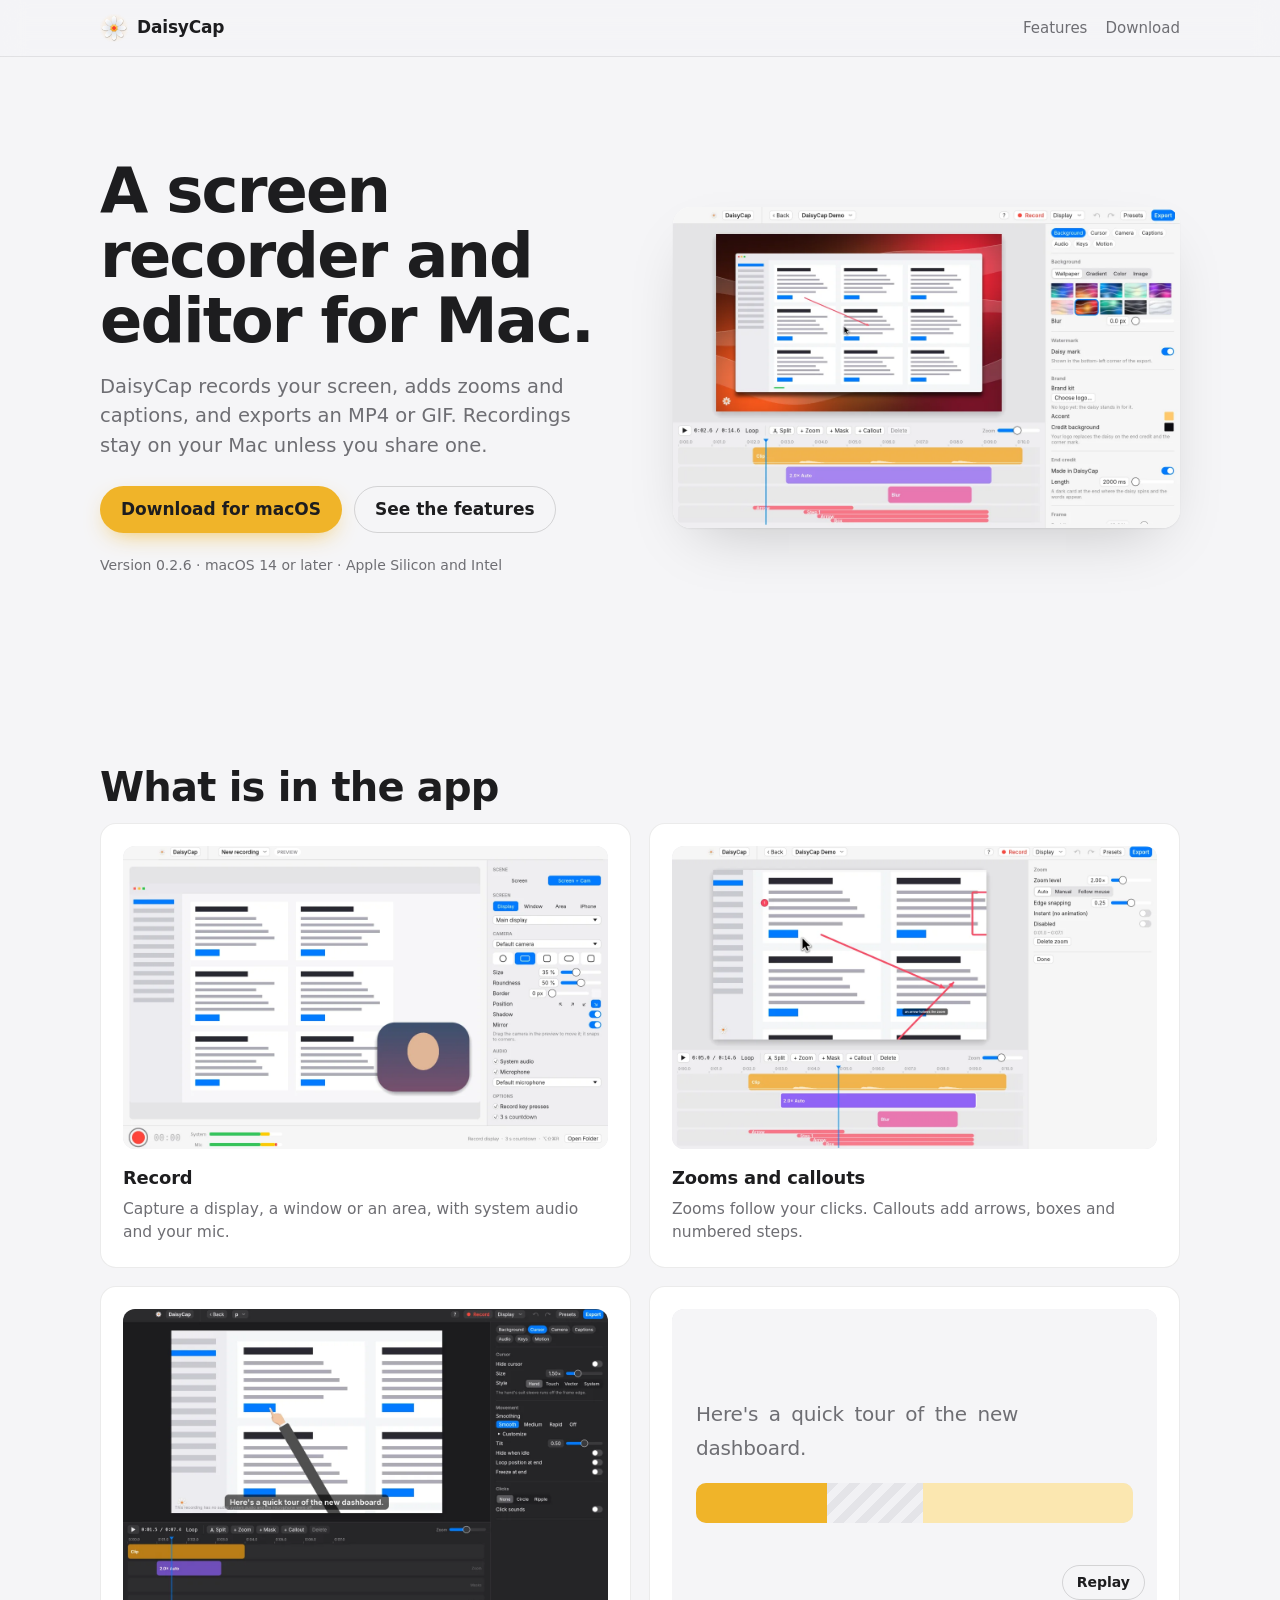
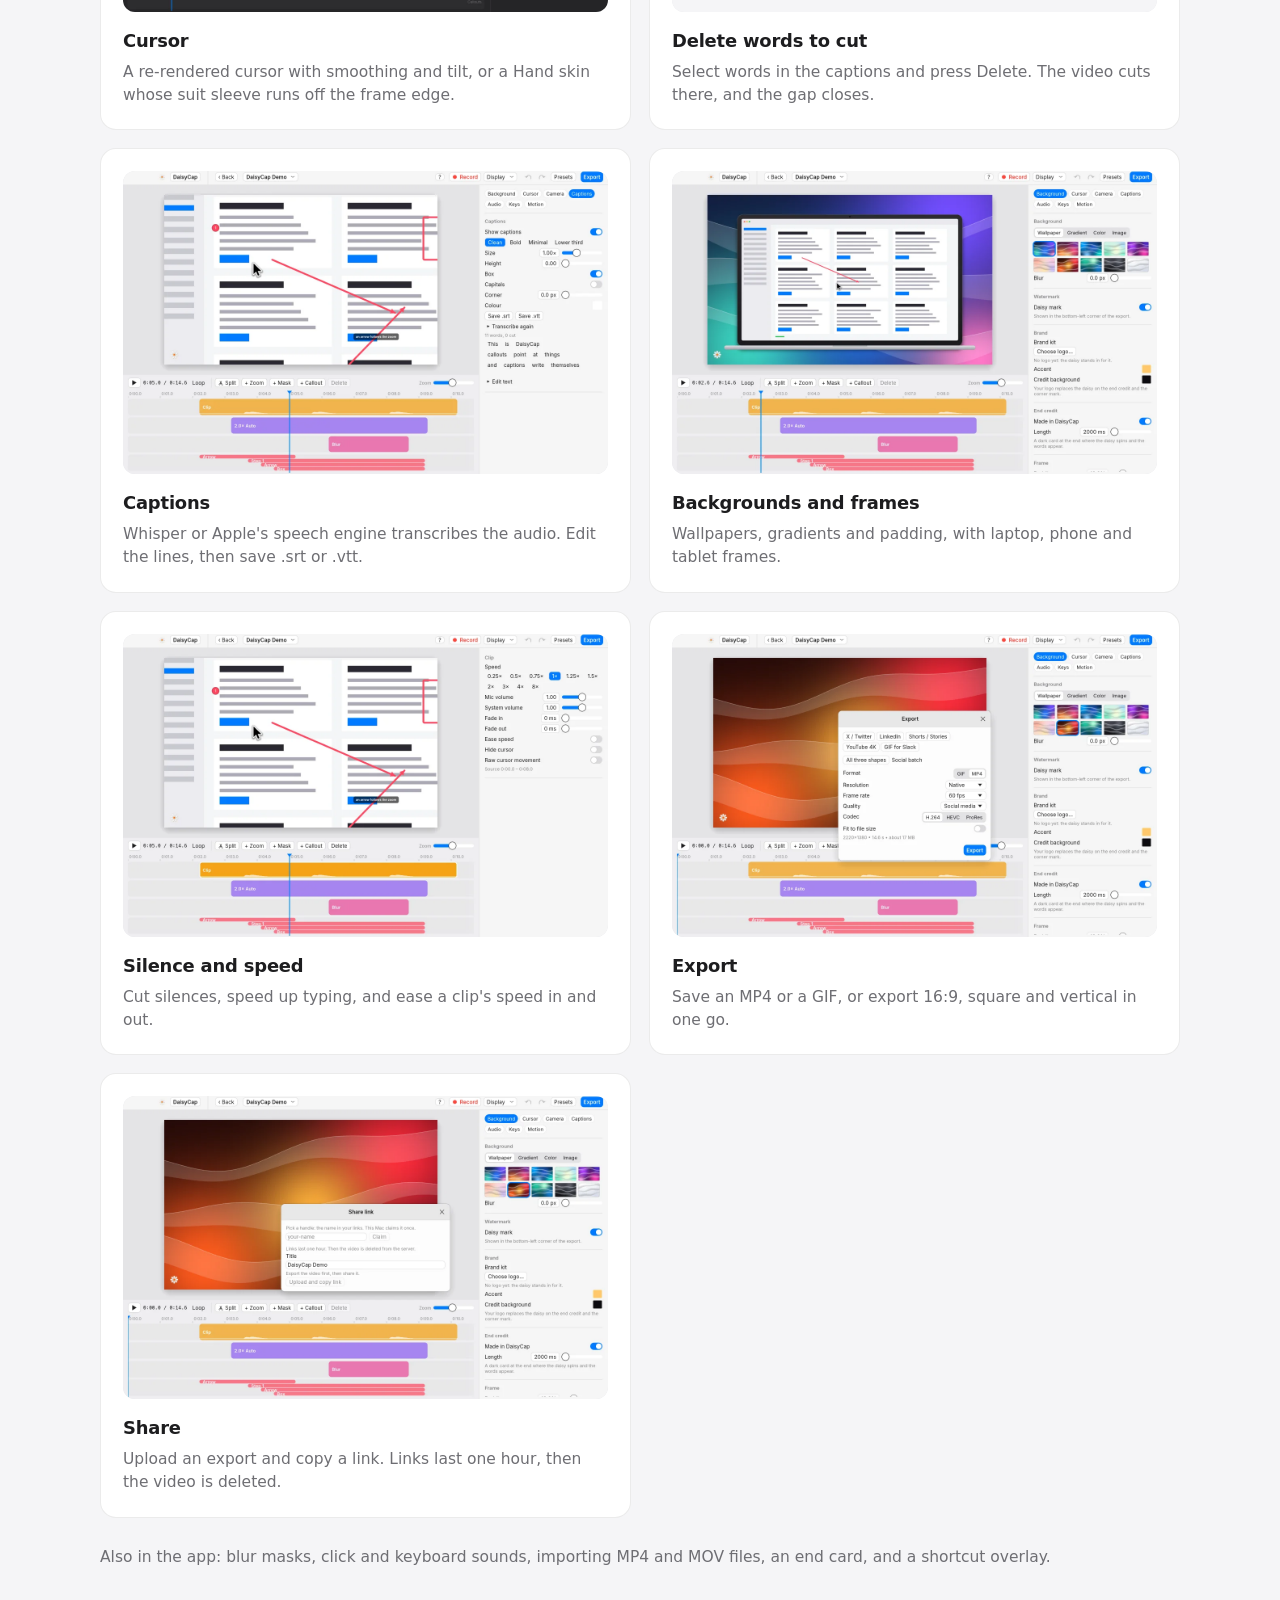
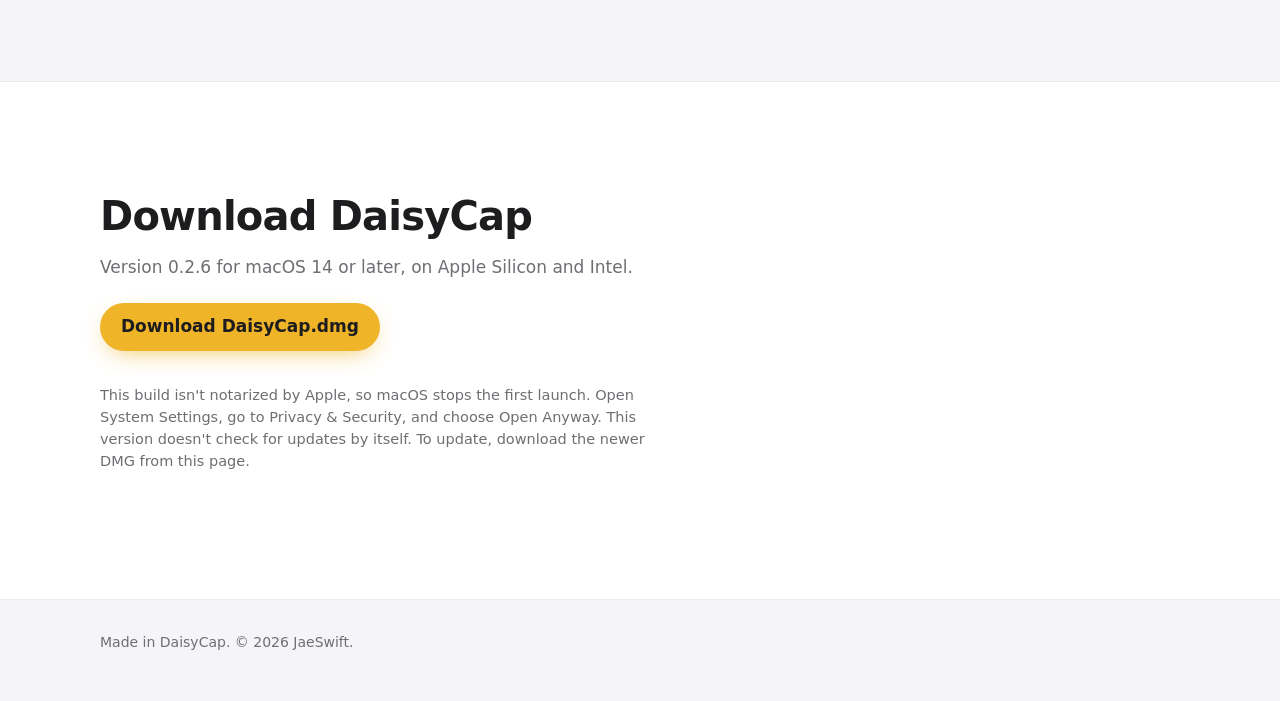
<file: tools/daisycap/index.html>
<!doctype html>
<html lang="en">
<head>
<meta charset="utf-8">
<meta name="viewport" content="width=device-width, initial-scale=1">
<title>DaisyCap: a screen recorder and editor for Mac</title>
<meta name="description" content="DaisyCap is a screen recorder and editor for Mac. Record, add zooms and captions, export an MP4 or GIF, and share a link.">
<meta name="robots" content="index,follow">
<link rel="canonical" href="https://jaeswift.xyz/tools/daisycap/">
<meta property="og:type" content="website">
<meta property="og:site_name" content="DaisyCap">
<meta property="og:title" content="DaisyCap: a screen recorder and editor for Mac">
<meta property="og:description" content="A screen recorder and editor for Mac, with zooms, captions, backgrounds and share links.">
<meta property="og:url" content="https://jaeswift.xyz/tools/daisycap/">
<meta property="og:image" content="https://jaeswift.xyz/tools/daisycap/img/hero.jpg">
<meta name="twitter:card" content="summary_large_image">
<link rel="stylesheet" href="styles.css">
<script src="app.js" defer></script>
</head>
<body>
<a class="skip" href="#main">Skip to content</a>

<header class="top">
  <a class="brand" href="#top" aria-label="DaisyCap home"><img class="logo" src="img/daisy.webp" width="28" height="28" alt="">DaisyCap</a>
  <nav aria-label="Page">
    <a href="#features">Features</a>
    <a href="#download">Download</a>
  </nav>
</header>

<main id="main">

  <section class="hero" id="top">
    <div class="wrap hero-grid">
      <div class="hero-copy">
        <h1 class="reveal" data-reveal data-delay="60">A screen recorder and editor for Mac.</h1>
        <p class="lead reveal" data-reveal data-delay="120">DaisyCap records your screen, adds zooms and captions, and exports an MP4 or GIF. Recordings stay on your Mac unless you share one.</p>
        <div class="actions reveal" data-reveal data-delay="180">
          <a class="btn primary" href="https://jaeswift.xyz/daisycap/releases/latest/download/DaisyCap.dmg">Download for macOS</a>
          <a class="btn ghost" href="#features">See the features</a>
        </div>
        <p class="meta reveal" data-reveal data-delay="240">Version 0.2.6 · macOS 14 or later · Apple Silicon and Intel</p>
      </div>
      <figure class="shot reveal" data-reveal data-delay="120">
        <img src="img/hero.webp" width="1200" height="760" alt="DaisyCap's Background tab in light mode, with a demo recording on an ember wallpaper.">
      </figure>
    </div>
  </section>

  <section class="features" id="features">
    <div class="wrap">
      <h2 class="reveal" data-reveal>What is in the app</h2>
      <div class="grid">
        <article class="card reveal" data-reveal data-delay="0">
          <figure class="card-picture">
            <img src="img/record.webp" width="1200" height="760" loading="lazy" decoding="async" alt="The recording setup, with display, window and area choices, a camera bubble, and audio switches.">
          </figure>
          <h3>Record</h3>
          <p>Capture a display, a window or an area, with system audio and your mic.</p>
        </article>
        <article class="card reveal" data-reveal data-delay="40">
          <figure class="card-picture">
            <img src="img/zoom.webp" width="1200" height="760" loading="lazy" decoding="async" alt="The zoom inspector, with the preview zoomed to 2 times and a numbered callout with arrows on screen.">
          </figure>
          <h3>Zooms and callouts</h3>
          <p>Zooms follow your clicks. Callouts add arrows, boxes and numbered steps.</p>
        </article>
        <article class="card reveal" data-reveal data-delay="80">
          <figure class="card-picture">
            <img src="img/cursor.webp" width="1200" height="760" loading="lazy" decoding="async" alt="The Cursor tab with the Hand style chosen, and the hand's suit sleeve crossing the preview to the frame edge.">
          </figure>
          <h3>Cursor</h3>
          <p>A re-rendered cursor with smoothing and tilt, or a Hand skin whose suit sleeve runs off the frame edge.</p>
        </article>
        <article class="card reveal" data-reveal data-delay="120">
          <div class="card-picture">
            <div class="replay" data-replay>
              <p class="words" aria-hidden="true">
                <span class="w">Here's</span>
                <span class="w">a</span>
                <span class="w cut">quick</span>
                <span class="w cut">tour</span>
                <span class="w">of</span>
                <span class="w">the</span>
                <span class="w">new</span>
                <span class="w">dashboard.</span>
              </p>
              <div class="track" aria-hidden="true">
                <span class="clip keep-a"></span>
                <span class="clip gap"></span>
                <span class="clip keep-b"></span>
              </div>
              <button class="btn ghost small replay-btn" type="button">Replay</button>
            </div>
          </div>
          <h3>Delete words to cut</h3>
          <p>Select words in the captions and press Delete. The video cuts there, and the gap closes.</p>
        </article>
        <article class="card reveal" data-reveal data-delay="160">
          <figure class="card-picture">
            <img src="img/captions.webp" width="1200" height="760" loading="lazy" decoding="async" alt="The Captions tab, with the transcript as editable words and the Save .srt and Save .vtt buttons.">
          </figure>
          <h3>Captions</h3>
          <p>Whisper or Apple's speech engine transcribes the audio. Edit the lines, then save .srt or .vtt.</p>
        </article>
        <article class="card reveal" data-reveal data-delay="200">
          <figure class="card-picture">
            <img src="img/backgrounds.webp" width="1200" height="760" loading="lazy" decoding="async" alt="The Background tab with the aurora wallpaper, padding and a laptop frame around the recording.">
          </figure>
          <h3>Backgrounds and frames</h3>
          <p>Wallpapers, gradients and padding, with laptop, phone and tablet frames.</p>
        </article>
        <article class="card reveal" data-reveal data-delay="240">
          <figure class="card-picture">
            <img src="img/audio.webp" width="1200" height="760" loading="lazy" decoding="async" alt="The clip inspector, with speed choices from 0.25 to 8 times and an Ease speed switch.">
          </figure>
          <h3>Silence and speed</h3>
          <p>Cut silences, speed up typing, and ease a clip's speed in and out.</p>
        </article>
        <article class="card reveal" data-reveal data-delay="280">
          <figure class="card-picture">
            <img src="img/export.webp" width="1200" height="760" loading="lazy" decoding="async" alt="The export sheet, with social presets, the All three shapes button, GIF or MP4 format, and codec choices.">
          </figure>
          <h3>Export</h3>
          <p>Save an MP4 or a GIF, or export 16:9, square and vertical in one go.</p>
        </article>
        <article class="card reveal" data-reveal data-delay="320">
          <figure class="card-picture">
            <img src="img/share.webp" width="1200" height="760" loading="lazy" decoding="async" alt="The Share link window, with a handle field and the line that links last one hour.">
          </figure>
          <h3>Share</h3>
          <p>Upload an export and copy a link. Links last one hour, then the video is deleted.</p>
        </article>
      </div>
      <p class="also reveal" data-reveal>Also in the app: blur masks, click and keyboard sounds, importing MP4 and MOV files, an end card, and a shortcut overlay.</p>
    </div>
  </section>

  <section class="band download" id="download">
    <div class="wrap">
      <h2 class="reveal" data-reveal>Download DaisyCap</h2>
      <p class="reveal" data-reveal>Version 0.2.6 for macOS 14 or later, on Apple Silicon and Intel.</p>
      <div class="reveal" data-reveal data-delay="60">
        <a class="btn primary" href="https://jaeswift.xyz/daisycap/releases/latest/download/DaisyCap.dmg">Download DaisyCap.dmg</a>
      </div>
      <p class="fine reveal" data-reveal data-delay="120">This build isn't notarized by Apple, so macOS stops the first launch. Open System Settings, go to Privacy &amp; Security, and choose Open Anyway. This version doesn't check for updates by itself. To update, download the newer DMG from this page.</p>
    </div>
  </section>

</main>

<footer class="foot">
  <div class="wrap">
    <p>Made in DaisyCap. © 2026 JaeSwift.</p>
  </div>
</footer>
</body>
</html>
</file>
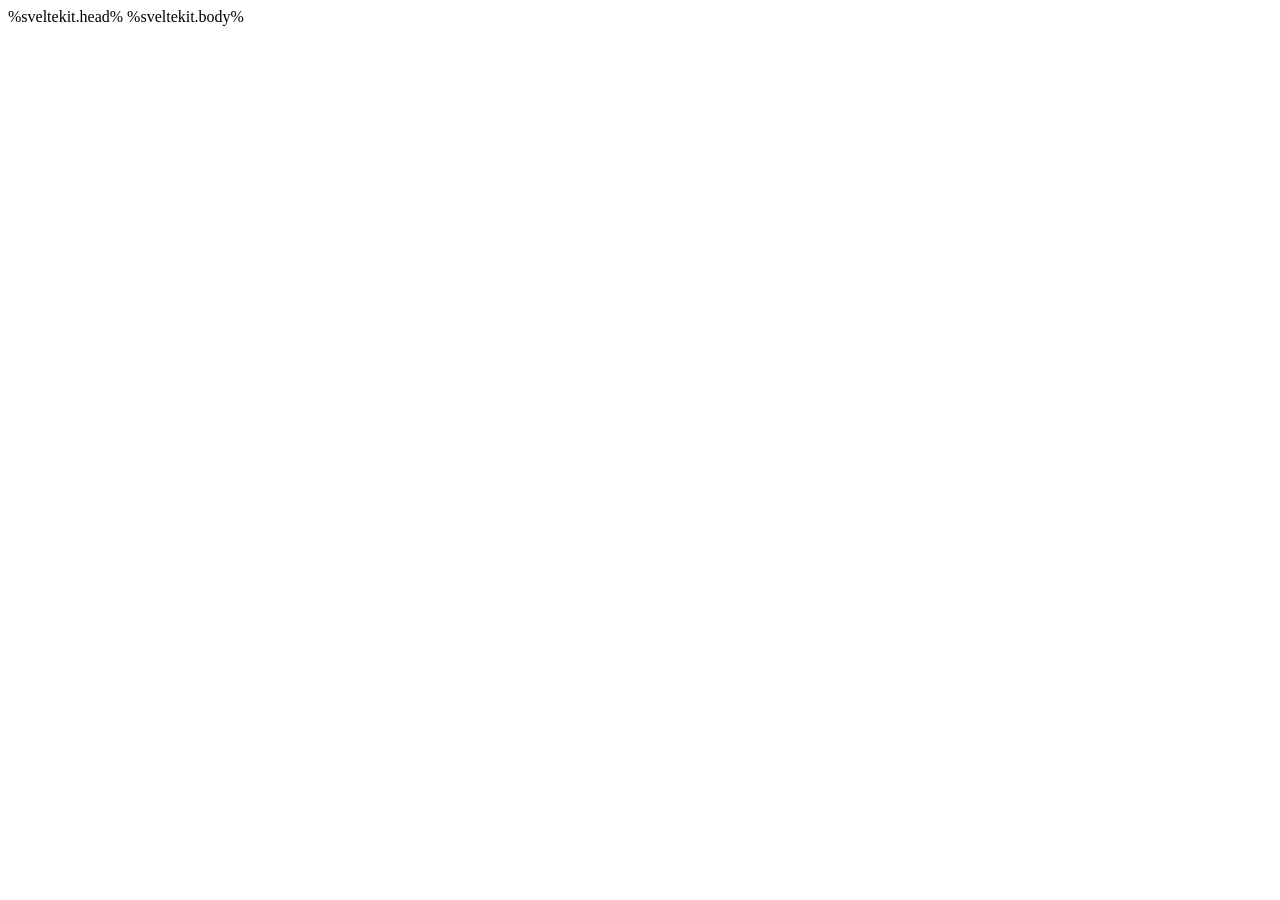
<file: site/src/app.html>
<!doctype html>
<html lang="en">
	<head>
		<meta charset="utf-8" />
		<meta name="viewport" content="width=device-width, initial-scale=1" />
		<meta name="text-scale" content="scale" />
		<meta name="theme-color" content="#0a0a0b" />
		<link rel="icon" type="image/png" href="%sveltekit.assets%/favicon.png" />
		<link rel="apple-touch-icon" href="%sveltekit.assets%/apple-touch-icon.png" />
		<script>
			try {
				if (localStorage.getItem('theme') === 'light') {
					document.documentElement.dataset.theme = 'light';
					document.querySelector('meta[name="theme-color"]').content = '#f5f5f7';
				}
			} catch {}
		</script>
		%sveltekit.head%
	</head>
	<body>
		<div style="display: contents">%sveltekit.body%</div>
	</body>
</html>
</file>
<file: tools/daisycap/styles.css>
:root {
  color-scheme: light;
  --bg: #f5f5f7;
  --card: #ffffff;
  --fg: #1d1d1f;
  --muted: #6e6e73;
  --line: rgba(0, 0, 0, 0.08);
  --link: #0a6cff;
  --accent: #f0b429;
  --accent-soft: #fbe7b0;
  --lane: #e8e8ed;
  --font: -apple-system, BlinkMacSystemFont, "SF Pro Text", system-ui, sans-serif;
  --display: -apple-system, BlinkMacSystemFont, "SF Pro Display", system-ui, sans-serif;
}

* { box-sizing: border-box; }

html { -webkit-text-size-adjust: 100%; scroll-behavior: smooth; }

body {
  margin: 0;
  background: var(--bg);
  color: var(--fg);
  font-family: var(--font);
  font-size: 17px;
  line-height: 1.5;
}

img { display: block; max-width: 100%; height: auto; }
a { color: var(--link); }
code { font-family: ui-monospace, "SF Mono", Menlo, monospace; font-size: 0.92em; }

:focus-visible { outline: 3px solid var(--link); outline-offset: 3px; border-radius: 6px; }

.skip {
  position: absolute; left: 12px; top: -48px; padding: 8px 12px;
  background: var(--card); color: var(--fg); border-radius: 8px; z-index: 10;
}
.skip:focus { top: 12px; }

.wrap { width: min(1080px, calc(100% - 40px)); margin: 0 auto; }

/* Header */
.top {
  position: sticky; top: 0; z-index: 5;
  display: flex; align-items: center; justify-content: space-between;
  padding: 14px max(20px, calc((100% - 1080px) / 2));
  background: rgba(245, 245, 247, 0.82);
  backdrop-filter: saturate(160%) blur(12px);
  border-bottom: 1px solid var(--line);
}
.top .brand {
  display: inline-flex; align-items: center; gap: 9px;
  font-family: var(--display); font-weight: 650; color: var(--fg); text-decoration: none; letter-spacing: -0.01em;
}
.top .logo { width: 28px; height: 28px; flex: none; }
.top .brand:hover .logo, .top .brand:focus-visible .logo { animation: spin 2.4s linear infinite; }
@keyframes spin { to { transform: rotate(360deg); } }
.top nav { display: flex; gap: 18px; }
.top nav a { color: var(--muted); text-decoration: none; font-size: 15px; }
.top nav a:hover { color: var(--fg); }

/* Hero */
.hero { padding: clamp(48px, 8vw, 104px) 0 clamp(40px, 6vw, 80px); }
.hero-grid { display: grid; grid-template-columns: minmax(0, 1fr); gap: 48px; align-items: center; }
.hero-copy, .shot { min-width: 0; }
.shot img { width: 100%; height: auto; }
h1 {
  margin: 0 0 18px; font-family: var(--display); font-weight: 700;
  font-size: clamp(2.3rem, 5.4vw, 3.9rem); line-height: 1.04; letter-spacing: -0.03em;
}
h2 { margin: 0 0 14px; font-family: var(--display); font-weight: 650; font-size: clamp(1.8rem, 3.6vw, 2.5rem); line-height: 1.1; letter-spacing: -0.02em; }
h3 { margin: 0 0 6px; font-size: 1.12rem; font-weight: 620; letter-spacing: -0.01em; }
.lead { margin: 0 0 26px; color: var(--muted); font-size: clamp(1.05rem, 1.8vw, 1.22rem); max-width: 34em; }
.actions { display: flex; flex-wrap: wrap; gap: 12px; }
.meta { margin: 22px 0 0; color: var(--muted); font-size: 14px; }
.shot {
  margin: 0; border-radius: 18px; overflow: hidden; background: var(--card);
  box-shadow: 0 1px 2px rgba(0, 0, 0, 0.06), 0 24px 60px -24px rgba(0, 0, 0, 0.22);
}

/* Buttons: only transform moves; colour changes snap */
.btn {
  display: inline-flex; align-items: center; justify-content: center;
  min-height: 44px; padding: 10px 20px; border-radius: 999px;
  font: inherit; font-weight: 580; text-decoration: none; cursor: pointer;
  border: 1px solid transparent; transition: transform 120ms ease-out;
}
.btn:active { transform: scale(0.97); }
.btn.primary { background: var(--accent); color: #1d1d1f; box-shadow: 0 8px 24px -10px rgba(240, 180, 41, 0.9); }
.btn.primary:hover { background: #f5c04a; }
.btn.ghost { background: transparent; color: var(--fg); border-color: rgba(0, 0, 0, 0.14); }
.btn.ghost:hover { background: rgba(0, 0, 0, 0.04); }
.btn.small { min-height: 34px; padding: 6px 14px; font-size: 14px; }

/* Bands and sections */
section { padding: clamp(56px, 9vw, 112px) 0; }
.band { background: var(--card); border-top: 1px solid var(--line); border-bottom: 1px solid var(--line); }

/* Replay of a cut. The cut state is the default, so the page reads right without JavaScript. */
.replay {
  position: absolute; inset: 0; margin: 0; padding: clamp(14px, 2.6vw, 24px);
  border: 0; border-radius: 0; background: var(--bg);
  display: flex; flex-direction: column; justify-content: center;
}
.replay .words { font-size: clamp(1rem, 2.2vw, 1.25rem); }
.replay .track { margin-top: 18px; height: 40px; }
.replay .replay-btn { position: absolute; right: 12px; bottom: 12px; }
.words { margin: 0; font-size: clamp(1.25rem, 2.6vw, 1.6rem); line-height: 1.7; font-family: var(--display); letter-spacing: -0.01em; }
.w { position: relative; display: inline-block; margin-right: 0.22em; }
.w.cut { color: var(--muted); }
.w.cut::after {
  content: ""; position: absolute; left: 0; right: 0; top: 56%; height: 2px;
  background: currentColor; transform: scaleX(1); transform-origin: left center;
}
.track { display: flex; height: 46px; margin-top: 22px; border-radius: 10px; overflow: hidden; background: var(--lane); }
.clip { display: block; height: 100%; }
.keep-a { flex: 0 0 30%; background: var(--accent); }
.gap {
  flex: 0 0 22%; transform: scaleX(0); transform-origin: left center;
  background: repeating-linear-gradient(135deg, #e4e4e8 0 8px, #f1f1f4 8px 16px);
}
/* -45.83% of this clip's own width is the 22% gap, for when no JavaScript sets --shift. */
.keep-b { flex: 0 0 48%; background: var(--accent-soft); transform: translateX(var(--shift, -45.83%)); }
.replay-btn { display: none; }

/* Feature cards */
.grid { display: grid; grid-template-columns: minmax(0, 1fr); gap: 18px; }
@media (min-width: 700px) {
  .grid { grid-template-columns: repeat(2, minmax(0, 1fr)); }
}
.card {
  position: relative; isolation: isolate; display: flex; flex-direction: column;
  margin: 0; padding: 22px; border-radius: 16px;
  background: var(--card); border: 1px solid var(--line);
}
.card::before {
  content: ""; position: absolute; inset: 0; z-index: -1; border-radius: inherit;
  box-shadow: 0 16px 36px -18px rgba(0, 0, 0, 0.25); opacity: 0; transition: opacity 160ms ease;
}
.card p { margin: 0; color: var(--muted); font-size: 15.5px; }
.card:hover::before { opacity: 1; }
.card-picture {
  position: relative; aspect-ratio: 16 / 10; margin: 0 0 16px; overflow: hidden;
  border-radius: 12px; background: var(--lane);
}
.card-picture img { position: absolute; inset: 0; width: 100%; height: 100%; object-fit: cover; }
.also { margin: 28px 0 0; color: var(--muted); font-size: 15.5px; }

/* Download */
.download p { color: var(--muted); }
.download .btn { margin: 6px 0 20px; }
.fine { font-size: 14.5px; max-width: 40em; }

/* Footer */
.foot { padding: 32px 0 48px; color: var(--muted); font-size: 14px; }
.foot p { margin: 0; }

/* Small screens: the header keeps Features and Download */
@media (max-width: 520px) {
  .top nav { gap: 14px; }
}

/* Wide screens */
@media (min-width: 860px) {
  .hero-grid { grid-template-columns: minmax(0, 1.02fr) minmax(0, 1fr); gap: 56px; }
}

/* Entrances start hidden only when JavaScript runs, so the page reads without it */
.js .reveal {
  opacity: 0; transform: translateY(12px);
  transition: opacity 240ms ease-out var(--d, 0ms), transform 240ms ease-out var(--d, 0ms);
}
.js .reveal.is-in { opacity: 1; transform: none; }
.js .shot.reveal { transform: scale(0.98); }
.js .shot.reveal.is-in { transform: none; }
.js .card.reveal.is-in:hover { transform: translateY(-2px); transition: transform 160ms ease, opacity 240ms ease-out; }

/* Replay: with JavaScript and motion allowed, the cut opens, then closes once per loop */
@media (prefers-reduced-motion: no-preference) {
  .js .replay .w.cut::after { transform: scaleX(0); }
  .js .replay .gap { transform: scaleX(1); }
  .js .replay .keep-b { transform: translateX(0); }
  .js .replay-btn { display: inline-flex; }
  .js .replay.play .w.cut::after { animation: strike 240ms ease-out 180ms forwards; }
  .js .replay.play .gap { animation: close 280ms ease-in-out 420ms forwards; }
  .js .replay.play .keep-b { animation: slide 280ms ease-in-out 420ms forwards; }
}
@keyframes strike { from { transform: scaleX(0); } to { transform: scaleX(1); } }
@keyframes close { from { transform: scaleX(1); } to { transform: scaleX(0); } }
@keyframes slide { from { transform: translateX(0); } to { transform: translateX(var(--shift, -45.83%)); } }

/* Reduced motion: nothing moves or fades, and the final states show */
@media (prefers-reduced-motion: reduce) {
  html { scroll-behavior: auto; }
  *, *::before, *::after { transition: none !important; animation: none !important; }
  .js .reveal { opacity: 1; transform: none; }
  .js .card.reveal.is-in:hover { transform: none; }
  .card:hover::before { opacity: 1; }
  .btn:active { transform: none; }
}
</file>
